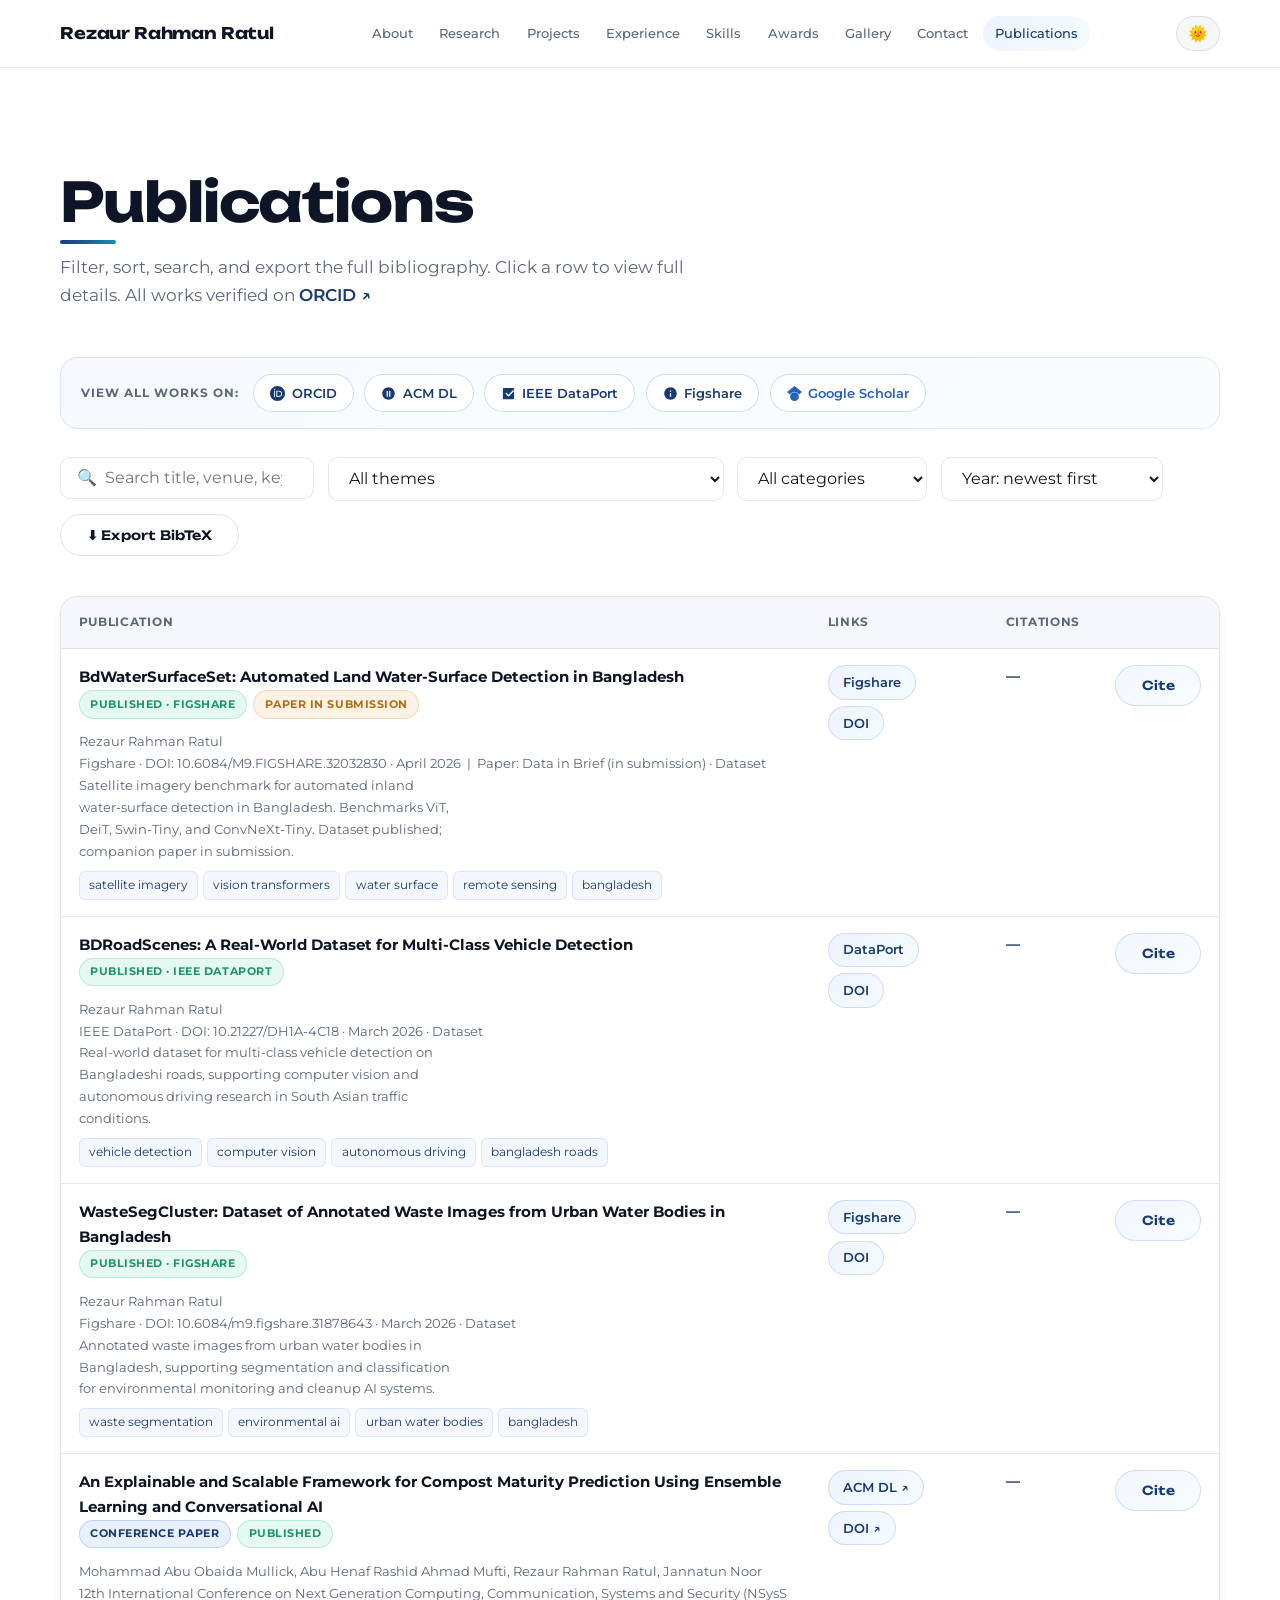
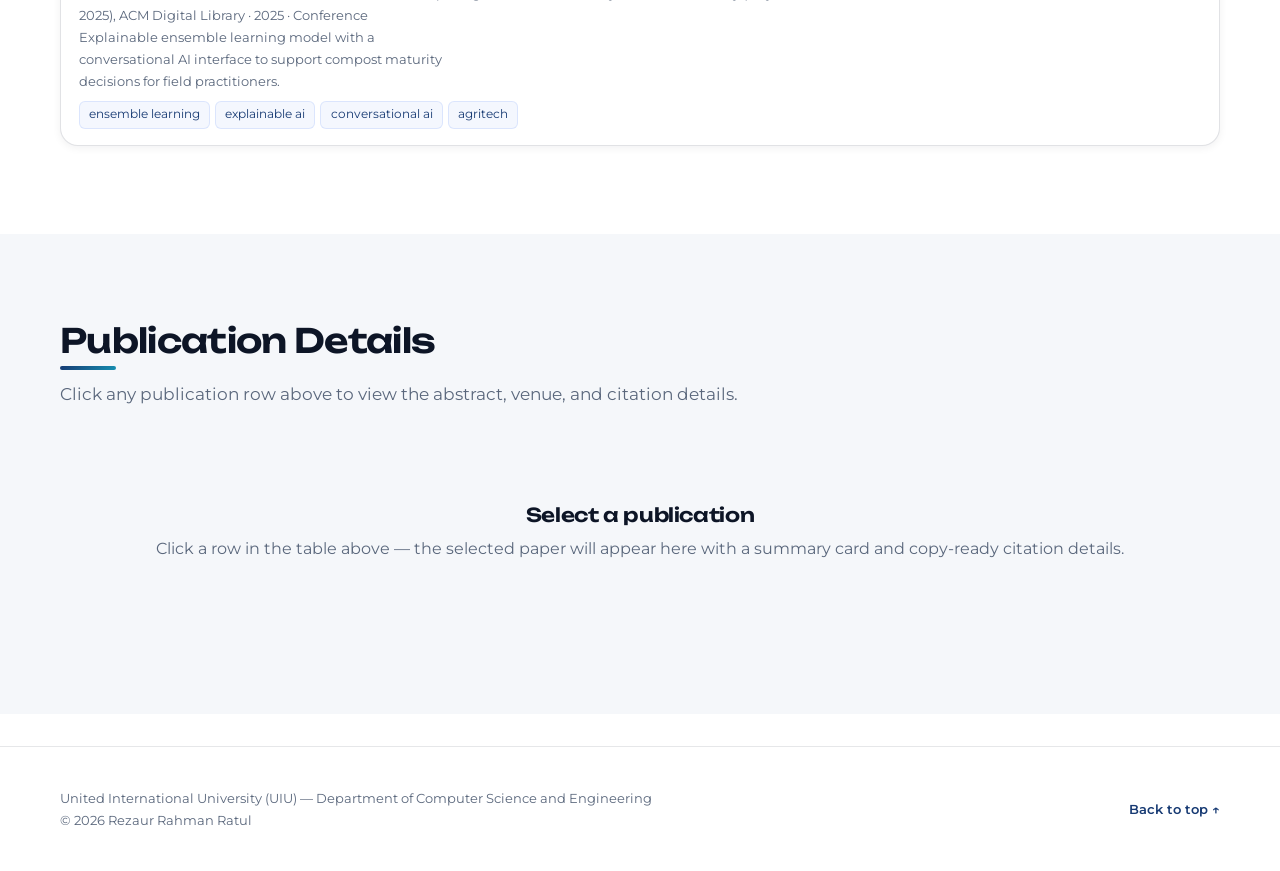
<file: publications.html>
<!DOCTYPE html>
<html lang="en" id="top">
<head>
    <meta charset="utf-8">
    <meta name="viewport" content="width=device-width, initial-scale=1">
    <title>Publications — Rezaur Rahman Ratul</title>
    <meta name="description" content="Full bibliography of Rezaur Rahman Ratul — sortable, searchable publication list with BibTeX exports.">
    <meta name="keywords" content="machine learning, healthcare ai, medical imaging, llm, conversational ai, speech processing, cybersecurity, network security, xai, deep learning">
    <meta property="og:type" content="website">
    <meta property="og:title" content="Publications — Rezaur Rahman Ratul">
    <meta property="og:description" content="Sortable bibliography with citation counts, links, and BibTeX exports.">
    <meta name="twitter:card" content="summary_large_image">
    <link rel="stylesheet" href="assets/css/style.css">
    <link rel="preconnect" href="https://fonts.gstatic.com" crossorigin>
    <link rel="preconnect" href="https://fonts.googleapis.com">
    <link rel="icon" type="image/png" href="assets/img/profile_pic.png">
    <script>document.documentElement.dataset.theme = localStorage.getItem('theme') || 'light';</script>
    <noscript><style>.reveal{opacity:1!important;transform:none!important;}</style></noscript>
</head>
<body>

<header class="site-header" role="banner">
    <div class="container header-container">
        <a class="brand" href="index.html">Rezaur Rahman Ratul</a>
        <button class="nav-toggle" type="button" aria-expanded="false" aria-controls="primary-navigation">
            <span class="visually-hidden">Toggle navigation</span>
            <span aria-hidden="true">☰</span>
        </button>
        <nav id="primary-navigation" class="primary-nav" aria-label="Primary">
            <ul>
                <li><a href="index.html#about">About</a></li>
                <li><a href="index.html#research">Research</a></li>
                <li><a href="index.html#projects">Projects</a></li>
                <li><a href="index.html#experience">Experience</a></li>
                <li><a href="index.html#skills">Skills</a></li>
                <li><a href="index.html#awards">Awards</a></li>
                <li><a href="index.html#gallery">Gallery</a></li>
                <li><a href="index.html#contact">Contact</a></li>
                <li><a href="publications.html" class="active">Publications</a></li>
            </ul>
        </nav>
        <button class="theme-toggle" type="button" data-toggle-theme aria-label="Toggle theme">
            <span aria-hidden="true">🌞</span>
        </button>
    </div>
</header>

<main class="page" id="content">

    <section class="section reveal">
        <div class="container section-container">
            <div class="section-header">
                <h1 class="section-title">Publications</h1>
                <p class="section-subtitle">Filter, sort, search, and export the full bibliography. Click a row to view full details. All works verified on <a href="https://orcid.org/0009-0002-9172-9982" target="_blank" rel="noopener" style="font-weight:600;">ORCID ↗</a></p>
            </div>

            <!-- Quick-access external links banner -->
            <div class="pub-external-links">
                <span class="pub-external-label">View all works on:</span>
                <a class="pub-ext-btn" href="https://orcid.org/0009-0002-9172-9982" target="_blank" rel="noopener">
                    <svg width="15" height="15" viewBox="0 0 24 24" fill="currentColor" aria-hidden="true"><path d="M12 0C5.372 0 0 5.372 0 12s5.372 12 12 12 12-5.372 12-12S18.628 0 12 0zM7.369 4.378c.525 0 .947.431.947.947s-.422.947-.947.947a.95.95 0 0 1-.947-.947c0-.525.422-.947.947-.947zm-.722 3.038h1.444v10.041H6.647V7.416zm3.562 0h3.9c3.712 0 5.344 2.653 5.344 5.025 0 2.578-2.016 5.016-5.325 5.016h-3.919V7.416zm1.444 1.303v7.444h2.297c3.272 0 4.022-2.484 4.022-3.722 0-2.016-1.284-3.722-4.097-3.722h-2.222z"/></svg>
                    ORCID
                </a>
                <a class="pub-ext-btn" href="https://dl.acm.org/profile/99661571959" target="_blank" rel="noopener">
                    <svg width="15" height="15" viewBox="0 0 24 24" fill="currentColor" aria-hidden="true"><path d="M12 2C6.48 2 2 6.48 2 12s4.48 10 10 10 10-4.48 10-10S17.52 2 12 2zm-1 15H9V8h2v9zm4 0h-2V8h2v9z"/></svg>
                    ACM DL
                </a>
                <a class="pub-ext-btn" href="https://ieee-dataport.org/search#field_document_author=Rezaur+Rahman+Ratul" target="_blank" rel="noopener">
                    <svg width="15" height="15" viewBox="0 0 24 24" fill="currentColor" aria-hidden="true"><path d="M19 3H5c-1.1 0-2 .9-2 2v14c0 1.1.9 2 2 2h14c1.1 0 2-.9 2-2V5c0-1.1-.9-2-2-2zm-7 14l-5-5 1.41-1.41L12 14.17l7.59-7.59L21 8l-9 9z"/></svg>
                    IEEE DataPort
                </a>
                <a class="pub-ext-btn" href="https://figshare.com/search?q=rezaur+rahman+ratul" target="_blank" rel="noopener">
                    <svg width="15" height="15" viewBox="0 0 24 24" fill="currentColor" aria-hidden="true"><path d="M12 2C6.48 2 2 6.48 2 12s4.48 10 10 10 10-4.48 10-10S17.52 2 12 2zm1 15h-2v-6h2v6zm0-8h-2V7h2v2z"/></svg>
                    Figshare
                </a>
                <a class="pub-ext-btn pub-ext-btn--google" href="https://scholar.google.com/scholar?q=Rezaur+Rahman+Ratul" target="_blank" rel="noopener">
                    <svg width="15" height="15" viewBox="0 0 24 24" fill="currentColor" aria-hidden="true"><path d="M12 24a7 7 0 1 1 0-14 7 7 0 0 1 0 14zm0-24L0 9.5l4.838 3.94A8 8 0 0 1 12 9a8 8 0 0 1 7.162 4.44L24 9.5 12 0z"/></svg>
                    Google Scholar
                </a>
            </div>

            <!-- Controls -->
            <div class="pub-controls">
                <label>
                    <span class="visually-hidden">Search publications</span>
                    <input type="search" id="pub-search" placeholder="🔍  Search title, venue, keywords…" aria-label="Search publications">
                </label>
                <label>
                    <span class="visually-hidden">Filter by theme</span>
                    <select id="pub-theme-filter" aria-label="Filter by research theme">
                        <option value="">All themes</option>
                        <option value="healthcare-medical-imaging">Healthcare AI &amp; Medical Imaging</option>
                        <option value="llm-conversational-ai">LLMs &amp; Conversational AI</option>
                        <option value="network-security">Network Security &amp; Vulnerability Detection</option>
                    </select>
                </label>
                <label>
                    <span class="visually-hidden">Filter by category</span>
                    <select id="pub-category-filter" aria-label="Filter by publication category">
                        <option value="">All categories</option>
                        <option value="Conference">Conference</option>
                        <option value="Journal">Journal</option>
                        <option value="Dataset">Dataset</option>
                        <option value="Workshop">Workshop</option>
                        <option value="Preprint">Preprint</option>
                    </select>
                </label>
                <label>
                    <span class="visually-hidden">Sort publications</span>
                    <select id="pub-sort" aria-label="Sort publications">
                        <option value="year-desc">Year: newest first</option>
                        <option value="year-asc">Year: oldest first</option>
                        <option value="citations-desc">Citations: high to low</option>
                        <option value="citations-asc">Citations: low to high</option>
                    </select>
                </label>
                <button class="btn secondary" type="button" data-export-bibtex>⬇ Export BibTeX</button>
            </div>

            <!-- Table -->
            <div class="table-responsive">
                <table id="publications-table">
                    <thead>
                        <tr>
                            <th scope="col">Publication</th>
                            <th scope="col">Links</th>
                            <th scope="col">Citations</th>
                            <th scope="col"><span class="visually-hidden">Actions</span></th>
                        </tr>
                    </thead>
                    <tbody>
                        <!-- NSysS 2025 -->
                        <tr
                            data-detail-key="compost-ai"
                            data-theme="llm-conversational-ai"
                            data-category="Conference"
                            data-year="2025"
                            data-citations="0"
                            data-bibtex="@inproceedings{Mullick2025Compost,
  title={An Explainable and Scalable Framework for Compost Maturity Prediction Using Ensemble Learning and Conversational AI},
  author={Mullick, Mohammad Abu Obaida and Mufti, Abu Henaf Rashid Ahmad and Ratul, Rezaur Rahman and Noor, Jannatun},
  booktitle={12th International Conference on Next Generation Computing, Communication, Systems and Security (NSysS 2025)},
  year={2025},
  pages={29--34},
  publisher={ACM}
}"
                        >
                            <td>
                                <div class="pub-title">
                                    <strong>An Explainable and Scalable Framework for Compost Maturity Prediction Using Ensemble Learning and Conversational AI</strong>
                                    <span class="badge-group"><span class="badge badge-info">Conference Paper</span><span class="badge badge-success">Published</span></span>
                                </div>
                                <div class="pub-authors"><span>Mohammad Abu Obaida Mullick</span>, <span>Abu Henaf Rashid Ahmad Mufti</span>, <span>Rezaur Rahman Ratul</span>, <span>Jannatun Noor</span></div>
                                <div class="pub-meta">12th International Conference on Next Generation Computing, Communication, Systems and Security (NSysS 2025), ACM Digital Library · 2025 · Conference</div>
                                <div class="pub-abstract">Explainable ensemble learning model with a conversational AI interface to support compost maturity decisions for field practitioners.</div>
                                <div class="pub-keywords"><span class="keyword">ensemble learning</span><span class="keyword">explainable ai</span><span class="keyword">conversational ai</span><span class="keyword">agritech</span></div>
                            </td>
                            <td>
                                <div class="pub-links">
                                    <a class="link-pill" href="https://doi.org/10.1145/3777555.3777574" target="_blank" rel="noopener">ACM DL ↗</a>
                                    <a class="link-pill" href="https://doi.org/10.1145/3777555.3777574" target="_blank" rel="noopener">DOI ↗</a>
                                </div>
                            </td>
                            <td class="pub-citations">—</td>
                            <td class="pub-actions">
                                <button type="button" class="btn tertiary" data-copy-bibtex
                                    data-bibtex="@inproceedings{Mullick2025Compost,
  title={An Explainable and Scalable Framework for Compost Maturity Prediction Using Ensemble Learning and Conversational AI},
  author={Mullick, Mohammad Abu Obaida and Mufti, Abu Henaf Rashid Ahmad and Ratul, Rezaur Rahman and Noor, Jannatun},
  booktitle={12th International Conference on Next Generation Computing, Communication, Systems and Security (NSysS 2025)},
  year={2025},
  pages={29--34},
  publisher={ACM}
}">Cite</button>
                            </td>
                        </tr>

                        <!-- BdWaterSurfaceSet dataset -->
                        <tr
                            data-detail-key="bdwatersurfaceset"
                            data-theme="healthcare-medical-imaging"
                            data-category="Dataset"
                            data-year="2026"
                            data-citations="0"
                            data-bibtex="@dataset{Ratul2026BdWaterSurface,
  title={{BdWaterSurfaceSet}: Automated Land Water-surface Detection in {Bangladesh}},
  author={Ratul, Rezaur Rahman},
  year={2026},
  publisher={Figshare},
  doi={10.6084/M9.FIGSHARE.32032830},
  url={https://figshare.com/articles/dataset/BdWaterSurfaceSet_Automated_Land_Watersurface_Detection_in_Bangladesh/32032830},
  note={Dataset. Also: paper in submission, Data in Brief}
}"
                        >
                            <td>
                                <div class="pub-title">
                                    <strong>BdWaterSurfaceSet: Automated Land Water-Surface Detection in Bangladesh</strong>
                                    <span class="badge-group"><span class="badge badge-success">Published · Figshare</span><span class="badge badge-warning">Paper in submission</span></span>
                                </div>
                                <div class="pub-authors"><span>Rezaur Rahman Ratul</span></div>
                                <div class="pub-meta">Figshare · DOI: 10.6084/M9.FIGSHARE.32032830 · April 2026 &nbsp;|&nbsp; Paper: Data in Brief (in submission) · Dataset</div>
                                <div class="pub-abstract">Satellite imagery benchmark for automated inland water-surface detection in Bangladesh. Benchmarks ViT, DeiT, Swin-Tiny, and ConvNeXt-Tiny. Dataset published; companion paper in submission.</div>
                                <div class="pub-keywords"><span class="keyword">satellite imagery</span><span class="keyword">vision transformers</span><span class="keyword">water surface</span><span class="keyword">remote sensing</span><span class="keyword">bangladesh</span></div>
                            </td>
                            <td>
                                <div class="pub-links">
                                    <a class="link-pill" href="https://figshare.com/articles/dataset/BdWaterSurfaceSet_Automated_Land_Watersurface_Detection_in_Bangladesh/32032830" target="_blank" rel="noopener">Figshare</a>
                                    <a class="link-pill" href="https://doi.org/10.6084/M9.FIGSHARE.32032830" target="_blank" rel="noopener">DOI</a>
                                </div>
                            </td>
                            <td class="pub-citations">—</td>
                            <td class="pub-actions">
                                <button type="button" class="btn tertiary" data-copy-bibtex
                                    data-bibtex="@dataset{Ratul2026BdWaterSurface,
  title={{BdWaterSurfaceSet}: Automated Land Water-surface Detection in {Bangladesh}},
  author={Ratul, Rezaur Rahman},
  year={2026},
  publisher={Figshare},
  doi={10.6084/M9.FIGSHARE.32032830},
  url={https://figshare.com/articles/dataset/BdWaterSurfaceSet_Automated_Land_Watersurface_Detection_in_Bangladesh/32032830},
  note={Dataset. Also: paper in submission, Data in Brief}
}">Cite</button>
                            </td>
                        </tr>

                        <!-- BDRoadScenes dataset -->
                        <tr
                            data-detail-key="bdroadscenes"
                            data-theme="healthcare-medical-imaging"
                            data-category="Dataset"
                            data-year="2026"
                            data-citations="0"
                            data-bibtex="@dataset{Ratul2026BDRoadScenes,
  title={{BDRoadScenes}: A Real-World Dataset for Multi-Class Vehicle Detection},
  author={Ratul, Rezaur Rahman},
  year={2026},
  publisher={IEEE DataPort},
  doi={10.21227/DH1A-4C18},
  url={https://ieee-dataport.org/documents/bdroadscenes-real-world-dataset-multi-class-vehicle-detection}
}"
                        >
                            <td>
                                <div class="pub-title">
                                    <strong>BDRoadScenes: A Real-World Dataset for Multi-Class Vehicle Detection</strong>
                                    <span class="badge-group"><span class="badge badge-success">Published · IEEE DataPort</span></span>
                                </div>
                                <div class="pub-authors"><span>Rezaur Rahman Ratul</span></div>
                                <div class="pub-meta">IEEE DataPort · DOI: 10.21227/DH1A-4C18 · March 2026 · Dataset</div>
                                <div class="pub-abstract">Real-world dataset for multi-class vehicle detection on Bangladeshi roads, supporting computer vision and autonomous driving research in South Asian traffic conditions.</div>
                                <div class="pub-keywords"><span class="keyword">vehicle detection</span><span class="keyword">computer vision</span><span class="keyword">autonomous driving</span><span class="keyword">bangladesh roads</span></div>
                            </td>
                            <td>
                                <div class="pub-links">
                                    <a class="link-pill" href="https://ieee-dataport.org/documents/bdroadscenes-real-world-dataset-multi-class-vehicle-detection" target="_blank" rel="noopener">DataPort</a>
                                    <a class="link-pill" href="https://doi.org/10.21227/DH1A-4C18" target="_blank" rel="noopener">DOI</a>
                                </div>
                            </td>
                            <td class="pub-citations">—</td>
                            <td class="pub-actions">
                                <button type="button" class="btn tertiary" data-copy-bibtex
                                    data-bibtex="@dataset{Ratul2026BDRoadScenes,
  title={{BDRoadScenes}: A Real-World Dataset for Multi-Class Vehicle Detection},
  author={Ratul, Rezaur Rahman},
  year={2026},
  publisher={IEEE DataPort},
  doi={10.21227/DH1A-4C18},
  url={https://ieee-dataport.org/documents/bdroadscenes-real-world-dataset-multi-class-vehicle-detection}
}">Cite</button>
                            </td>
                        </tr>

                        <!-- WasteSegCluster dataset -->
                        <tr
                            data-detail-key="wastesegcluster"
                            data-theme="healthcare-medical-imaging"
                            data-category="Dataset"
                            data-year="2026"
                            data-citations="0"
                            data-bibtex="@dataset{Ratul2026WasteSegCluster,
  title={{WasteSegCluster}: Dataset of Annotated Waste Images from Urban Water Bodies in {Bangladesh}},
  author={Ratul, Rezaur Rahman},
  year={2026},
  publisher={Figshare},
  doi={10.6084/m9.figshare.31878643},
  url={https://figshare.com/articles/dataset/WasteSegCluster/31878643}
}"
                        >
                            <td>
                                <div class="pub-title">
                                    <strong>WasteSegCluster: Dataset of Annotated Waste Images from Urban Water Bodies in Bangladesh</strong>
                                    <span class="badge-group"><span class="badge badge-success">Published · Figshare</span></span>
                                </div>
                                <div class="pub-authors"><span>Rezaur Rahman Ratul</span></div>
                                <div class="pub-meta">Figshare · DOI: 10.6084/m9.figshare.31878643 · March 2026 · Dataset</div>
                                <div class="pub-abstract">Annotated waste images from urban water bodies in Bangladesh, supporting segmentation and classification for environmental monitoring and cleanup AI systems.</div>
                                <div class="pub-keywords"><span class="keyword">waste segmentation</span><span class="keyword">environmental ai</span><span class="keyword">urban water bodies</span><span class="keyword">bangladesh</span></div>
                            </td>
                            <td>
                                <div class="pub-links">
                                    <a class="link-pill" href="https://figshare.com/articles/dataset/WasteSegCluster/31878643" target="_blank" rel="noopener">Figshare</a>
                                    <a class="link-pill" href="https://doi.org/10.6084/m9.figshare.31878643" target="_blank" rel="noopener">DOI</a>
                                </div>
                            </td>
                            <td class="pub-citations">—</td>
                            <td class="pub-actions">
                                <button type="button" class="btn tertiary" data-copy-bibtex
                                    data-bibtex="@dataset{Ratul2026WasteSegCluster,
  title={{WasteSegCluster}: Dataset of Annotated Waste Images from Urban Water Bodies in {Bangladesh}},
  author={Ratul, Rezaur Rahman},
  year={2026},
  publisher={Figshare},
  doi={10.6084/m9.figshare.31878643},
  url={https://figshare.com/articles/dataset/WasteSegCluster/31878643}
}">Cite</button>
                            </td>
                        </tr>
                    </tbody>
                </table>
            </div>
        </div>
    </section>

    <!-- Publication detail panel (click a row) -->
    <section class="section alt reveal" id="publication-details">
        <div class="container section-container">
            <div class="section-header">
                <h2 class="section-title">Publication Details</h2>
                <p class="section-subtitle">Click any publication row above to view the abstract, venue, and citation details.</p>
            </div>
            <div class="detail-view detail-view--compact" data-detail-view>
                <div class="detail-empty">
                    <h3>Select a publication</h3>
                    <p>Click a row in the table above — the selected paper will appear here with a summary card and copy-ready citation details.</p>
                </div>
            </div>
        </div>
    </section>

</main>

<footer class="site-footer" role="contentinfo">
    <div class="container footer-container">
        <div class="footer-meta">
            <p>United International University (UIU) — Department of Computer Science and Engineering</p>
            <p>© 2026 Rezaur Rahman Ratul</p>
        </div>
        <div class="footer-links">
            <a href="#top">Back to top ↑</a>
        </div>
    </div>
</footer>

<script src="assets/js/app.js" defer></script>
<script src="assets/js/publications.js" defer></script>
</body>
</html>
</file>
<file: assets/css/style.css>
/* ============================================================
   Rezaur Rahman Ratul — Research Portfolio
   Design: Clean premium academic portfolio with SaaS visual language
   Palette: Deep navy + cyan gradient accent, white cards, crisp typography
   Fonts: Unbounded (headings/logo) + Montserrat (body)
   ============================================================ */

@import url('https://fonts.googleapis.com/css2?family=Unbounded:wght@400;500;600;700&family=Montserrat:wght@300;400;500;600;700&display=swap');

/* ============================================================
   CSS VARIABLES
   ============================================================ */
:root {
    /* Core palette */
    --navy:           hsl(217, 67%, 22%);
    --navy-mid:       hsl(217, 67%, 27%);
    --teal:           hsl(193, 78%, 39%);
    --sky:            hsl(198, 76%, 46%);
    --indigo:         hsl(228, 58%, 35%);
    --accent-blue:    hsl(217, 67%, 27%);
    --accent-light:   hsl(214, 83%, 55%);
    --accent-cyan:    hsl(193, 78%, 39%);
    --amber:          hsl(43, 90%, 40%);
    --amber-light:    hsl(43, 95%, 65%);

    /* Backgrounds */
    --bg:             #ffffff;
    --bg-soft:        hsl(216, 30%, 97%);
    --bg-card:        #ffffff;

    /* Text */
    --text:           hsl(221, 48%, 10%);
    --text-muted:     hsl(217, 16%, 42%);
    --text-light:     hsl(217, 11%, 58%);

    /* Borders */
    --border:         rgba(15, 23, 42, 0.10);
    --border-hover:   rgba(37, 99, 235, 0.28);
    --card-border:    rgba(15, 23, 42, 0.12);

    /* Shadows */
    --shadow-sm:      0 2px 8px rgba(15,23,42,0.06);
    --shadow-md:      0 8px 24px rgba(15,23,42,0.10);
    --shadow-lg:      0 20px 48px rgba(15,23,42,0.14);
    --shadow-xl:      0 32px 64px rgba(15,23,42,0.18);

    /* Radius */
    --r-sm:  10px;
    --r-md:  18px;
    --r-lg:  28px;
    --r-xl:  40px;
    --r-pill: 999px;

    /* Fonts */
    --font-display: 'Unbounded', sans-serif;
    --font-body:    'Montserrat', sans-serif;

    /* Gradients */
    --grad-primary:   linear-gradient(135deg, var(--navy-mid), var(--accent-blue) 55%, var(--accent-cyan));
    --grad-accent:    linear-gradient(135deg, var(--accent-blue), var(--accent-cyan));
    --grad-amber:     linear-gradient(135deg, hsl(43,80%,35%), hsl(43,95%,55%));
    --grad-mint:      linear-gradient(135deg, hsl(160,60%,45%), hsl(180,60%,50%));

    /* Transitions */
    --t-fast: 0.2s ease;
    --t-med:  0.35s ease;

    /* Wave color (hero) */
    --wave-color: rgba(37, 99, 235, 0.18);
}

/* Dark theme */
:root[data-theme="dark"] {
    --bg:           hsl(222, 35%, 8%);
    --bg-soft:      hsl(222, 30%, 11%);
    --bg-card:      hsl(222, 28%, 12%);
    --text:         hsl(214, 32%, 91%);
    --text-muted:   hsl(214, 16%, 60%);
    --text-light:   hsl(214, 12%, 50%);
    --border:       rgba(255,255,255,0.08);
    --border-hover: rgba(99,179,237,0.35);
    --card-border:  rgba(255,255,255,0.09);
    --shadow-sm:    0 2px 8px rgba(0,0,0,0.3);
    --shadow-md:    0 8px 24px rgba(0,0,0,0.4);
    --shadow-lg:    0 20px 48px rgba(0,0,0,0.5);
    --shadow-xl:    0 32px 64px rgba(0,0,0,0.6);
    --navy-mid:     hsl(214, 83%, 60%);
    --accent-blue:  hsl(214, 83%, 60%);
    --accent-cyan:  hsl(193, 78%, 55%);
    --wave-color:   rgba(99,179,237,0.22);
    --grad-primary: linear-gradient(135deg, hsl(214,83%,50%), hsl(193,78%,55%));
    --grad-accent:  linear-gradient(135deg, hsl(214,83%,50%), hsl(193,78%,55%));
}

/* ============================================================
   RESET & BASE
   ============================================================ */
*, *::before, *::after { box-sizing: border-box; }
html { scroll-behavior: smooth; }

@media (prefers-reduced-motion: reduce) {
    html { scroll-behavior: auto; }
    *, *::before, *::after {
        animation-duration: 0.01ms !important;
        animation-iteration-count: 1 !important;
        transition-duration: 0.01ms !important;
    }
}

body {
    margin: 0;
    font-family: var(--font-body);
    font-size: 16px;
    line-height: 1.65;
    background: var(--bg);
    color: var(--text);
    -webkit-font-smoothing: antialiased;
    -moz-osx-font-smoothing: grayscale;
}

a { color: var(--accent-blue); text-decoration: none; }
a:hover { color: var(--accent-cyan); text-decoration: underline; text-underline-offset: 3px; }
img { max-width: 100%; height: auto; display: block; }
button, input, select, textarea { font-family: var(--font-body); font-size: 1rem; color: inherit; }
button { cursor: pointer; border: none; background: none; }

button:focus-visible, a:focus-visible, input:focus-visible, textarea:focus-visible, select:focus-visible {
    outline: 3px solid var(--accent-blue);
    outline-offset: 2px;
    border-radius: 6px;
}

.visually-hidden {
    position: absolute !important;
    height: 1px; width: 1px;
    overflow: hidden;
    clip: rect(0 0 0 0);
    white-space: nowrap;
}

/* ============================================================
   LAYOUT
   ============================================================ */
.container { width: min(1160px, calc(100% - 3rem)); margin: 0 auto; }

h1, h2, h3, h4, h5 {
    font-family: var(--font-display);
    color: var(--text);
    line-height: 1.12;
    margin: 0 0 0.6rem;
    font-weight: 600;
    letter-spacing: -0.02em;
}
h1 { font-size: clamp(2rem, 5vw, 3.4rem); font-weight: 700; }
h2 { font-size: clamp(1.5rem, 3vw, 2.1rem); }
h3 { font-size: 1.2rem; }
h4 { font-size: 1rem; }
p { margin: 0 0 1rem; }

/* ============================================================
   SCROLL REVEAL
   ============================================================ */
.reveal { opacity: 0; transform: translateY(22px); transition: opacity 0.65s ease, transform 0.65s ease; }
.reveal.is-visible { opacity: 1; transform: translateY(0); }

/* ============================================================
   HEADER & NAV
   ============================================================ */
.site-header {
    position: sticky; top: 0; z-index: 100;
    background: rgba(255,255,255,0.95);
    backdrop-filter: blur(16px);
    border-bottom: 1px solid var(--border);
    transition: box-shadow var(--t-fast);
}
:root[data-theme="dark"] .site-header {
    background: rgba(13,18,30,0.96);
}
.site-header.scrolled {
    box-shadow: 0 4px 24px rgba(15,23,42,0.08);
}

.header-container {
    display: flex; align-items: center; justify-content: space-between;
    padding: 1rem 0; gap: 1.5rem;
}

.brand {
    font-family: var(--font-display);
    font-size: 1rem; font-weight: 700;
    color: var(--text); letter-spacing: -0.01em;
    transition: color var(--t-fast);
    white-space: nowrap;
}
.brand:hover { color: var(--accent-blue); text-decoration: none; }

.primary-nav ul {
    list-style: none; display: flex; gap: 0.15rem;
    margin: 0; padding: 0; flex-wrap: wrap;
}
.primary-nav a {
    display: block; padding: 0.42rem 0.75rem; border-radius: var(--r-pill);
    font-size: 0.82rem; font-weight: 500; color: var(--text-muted);
    transition: all var(--t-fast); white-space: nowrap;
}
.primary-nav a:hover, .primary-nav a.active {
    background: linear-gradient(135deg, rgba(37,99,235,0.08), rgba(56,189,248,0.06));
    color: var(--accent-blue);
    text-decoration: none;
}

.nav-toggle {
    display: none; font-size: 1.3rem; padding: 0.4rem 0.65rem;
    border-radius: var(--r-sm); border: 1px solid var(--border);
    color: var(--text);
}
.theme-toggle {
    font-size: 1rem; padding: 0.45rem 0.7rem; border-radius: var(--r-pill);
    border: 1px solid var(--border); background: var(--bg-soft);
    transition: all var(--t-fast); flex-shrink: 0;
}
.theme-toggle:hover { border-color: var(--accent-blue); transform: rotate(20deg); }

/* ============================================================
   BUTTONS
   ============================================================ */
.btn {
    display: inline-flex; align-items: center; gap: 0.45rem;
    padding: 0.75rem 1.6rem; border-radius: var(--r-pill);
    font-family: var(--font-display); font-size: 0.8rem; font-weight: 600;
    letter-spacing: 0.02em; text-decoration: none; cursor: pointer;
    border: 1px solid transparent;
    transition: transform var(--t-fast), box-shadow var(--t-fast), background var(--t-fast), border-color var(--t-fast);
    position: relative; overflow: hidden;
}
.btn::before {
    content: '';
    position: absolute; inset: 0;
    background: linear-gradient(90deg, transparent, rgba(255,255,255,0.18), transparent);
    transform: translateX(-100%);
    transition: transform 0.5s ease;
}
.btn:hover::before { transform: translateX(100%); }

.btn.primary {
    background: var(--grad-primary);
    color: #fff; box-shadow: var(--shadow-md);
}
.btn.primary:hover { transform: translateY(-2px); box-shadow: var(--shadow-lg); text-decoration: none; color: #fff; }

.btn.secondary {
    background: transparent;
    border-color: var(--card-border);
    color: var(--text);
}
.btn.secondary:hover {
    background: var(--bg-soft); border-color: var(--accent-blue);
    color: var(--accent-blue); text-decoration: none; transform: translateY(-2px);
}

.btn.tertiary {
    background: linear-gradient(135deg, rgba(37,99,235,0.06), rgba(56,189,248,0.04));
    border-color: rgba(37,99,235,0.18); color: var(--accent-blue);
    font-size: 0.78rem;
}
.btn.tertiary:hover {
    background: var(--grad-accent); color: #fff;
    border-color: transparent; text-decoration: none; transform: translateY(-1px);
}

/* Pill link */
.link-pill {
    display: inline-block; font-size: 0.8rem; font-weight: 600;
    padding: 0.35rem 0.9rem; border-radius: var(--r-pill);
    background: linear-gradient(135deg, rgba(37,99,235,0.08), rgba(56,189,248,0.05));
    border: 1px solid rgba(37,99,235,0.18); color: var(--accent-blue);
    transition: all var(--t-fast);
}
.link-pill:hover { background: var(--grad-accent); color: #fff; border-color: transparent; text-decoration: none; }
.link-disabled { opacity: 0.45; pointer-events: none; font-size: 0.8rem; }

/* ============================================================
   HERO — BANNER + PROFILE PHOTO STYLE
   ============================================================ */
.hero {
    position: relative; overflow: hidden;
    padding: 0 0 3rem;
    background: var(--bg);
}

/* Top banner image */
.hero-banner {
    width: 100%; height: 320px; position: relative; overflow: hidden;
    background: linear-gradient(135deg, var(--navy) 0%, hsl(217,60%,18%) 35%, hsl(193,60%,25%) 100%);
}
.hero-banner-img {
    width: 100%; height: 100%; object-fit: cover; object-position: center 35%;
    opacity: 0.55; display: block;
}
.hero-banner-overlay {
    position: absolute; inset: 0;
    background: linear-gradient(180deg, rgba(13,25,55,0.55) 0%, rgba(13,25,55,0.72) 100%);
}

/* Content below banner */
.hero-content {
    position: relative; z-index: 2;
    padding: 0 0 2rem;
}

.hero-profile-row {
    display: flex; align-items: flex-end; gap: 2rem;
    padding: 0 1.5rem;
    margin-bottom: 1.5rem;
    transform: translateY(-64px);
    margin-bottom: calc(-64px + 1.5rem);
}

.hero-avatar {
    flex-shrink: 0;
    width: 148px; height: 148px; border-radius: 50%;
    border: 4px solid var(--bg);
    box-shadow: var(--shadow-lg);
    overflow: hidden; background: var(--bg-soft);
}
.hero-avatar img { width: 100%; height: 100%; object-fit: cover; object-position: center top; }

.hero-profile-actions {
    display: flex; gap: 0.75rem; flex-wrap: wrap; align-items: center;
    padding-bottom: 0.5rem; margin-left: auto;
}

/* Hero text block */
.hero-text-block {
    max-width: 860px;
}
.hero-eyebrow {
    display: inline-flex; align-items: center; gap: 0.5rem;
    font-size: 0.75rem; font-weight: 600; text-transform: uppercase;
    letter-spacing: 0.16em; color: var(--accent-blue);
    margin-bottom: 0.65rem;
}
.hero-eyebrow::before {
    content: '';
    width: 28px; height: 2px;
    background: var(--grad-accent);
    border-radius: 2px;
    display: inline-block;
}
.hero-name {
    font-size: clamp(2rem, 5vw, 3.2rem);
    font-weight: 700; letter-spacing: -0.03em;
    background: var(--grad-primary);
    -webkit-background-clip: text;
    -webkit-text-fill-color: transparent;
    background-clip: text;
    margin-bottom: 0.75rem;
    line-height: 1.05;
}
.hero-lead {
    font-size: 1.02rem; color: var(--text-muted);
    max-width: 62ch; line-height: 1.7;
    margin-bottom: 1.75rem;
}
.hero-social {
    list-style: none; display: flex; gap: 0.65rem; padding: 0; margin: 0; flex-wrap: wrap;
}
.hero-social a {
    display: inline-flex; align-items: center; justify-content: center;
    width: 42px; height: 42px; border-radius: 50%;
    background: var(--bg-soft); border: 1.5px solid var(--card-border);
    color: var(--text-muted);
    text-decoration: none; transition: all var(--t-fast);
    /* min touch target */
    min-width: 44px; min-height: 44px;
}
.hero-social a svg { width: 18px; height: 18px; flex-shrink: 0; }
.hero-social a:hover {
    background: var(--grad-accent); color: #fff; border-color: transparent;
    transform: translateY(-3px); box-shadow: var(--shadow-md);
    text-decoration: none;
}

/* Hero waveform */
.hero-waveform {
    position: absolute; left: 0; right: 0; bottom: 0; height: 70px;
    opacity: 0.45; pointer-events: none;
}

/* ============================================================
   HIGHLIGHT STRIP (4 cards below hero)
   ============================================================ */
.highlight-strip { padding: 3rem 0 0; }
.highlight-grid { display: grid; grid-template-columns: repeat(4, 1fr); gap: 1.1rem; }

.highlight-card {
    background: var(--bg-card); border: 1px solid var(--card-border);
    border-radius: var(--r-md); padding: 1.4rem;
    box-shadow: var(--shadow-sm);
    position: relative; overflow: hidden;
    transition: transform var(--t-fast), box-shadow var(--t-fast), border-color var(--t-fast);
}
.highlight-card::before {
    content: '';
    position: absolute; top: 0; left: 0; right: 0; height: 4px;
    border-radius: var(--r-md) var(--r-md) 0 0;
}
.highlight-card:nth-child(1)::before { background: linear-gradient(90deg, var(--accent-blue), var(--accent-cyan)); }
.highlight-card:nth-child(2)::before { background: linear-gradient(90deg, var(--indigo), var(--accent-blue)); }
.highlight-card:nth-child(3)::before { background: linear-gradient(90deg, var(--accent-cyan), var(--sky)); }
.highlight-card:nth-child(4)::before { background: linear-gradient(90deg, hsl(259,43%,39%), var(--indigo)); }
.highlight-card:hover { transform: translateY(-5px); box-shadow: var(--shadow-md); border-color: var(--border-hover); }

.highlight-kicker {
    display: block; font-size: 0.68rem; font-weight: 700; text-transform: uppercase;
    letter-spacing: 0.14em; color: var(--accent-blue); margin-bottom: 0.55rem;
}
.highlight-card h4 { font-size: 0.98rem; margin-bottom: 0.4rem; color: var(--text); }
.highlight-card p { font-size: 0.85rem; color: var(--text-muted); margin: 0; line-height: 1.55; }

/* ============================================================
   SECTIONS
   ============================================================ */
.section { padding: 5.5rem 0; background: transparent; }
.section.alt { background: var(--bg-soft); }
.section-container { position: relative; }
.section-header { max-width: 680px; margin-bottom: 3rem; }
.section-title {
    position: relative; display: inline-block;
    padding-bottom: 0.65rem; margin-bottom: 0.65rem;
}
.section-title::after {
    content: '';
    position: absolute; left: 0; bottom: 0;
    width: 56px; height: 4px;
    background: var(--grad-accent);
    border-radius: 4px;
}
.section-subtitle { font-size: 1.05rem; color: var(--text-muted); margin: 0; }

/* ============================================================
   STATS
   ============================================================ */
.stats { padding: 3.5rem 0; background: var(--bg-soft); }
.stats-grid { display: grid; grid-template-columns: repeat(4, 1fr); gap: 1.2rem; }

.stat-card {
    background: var(--bg-card); border: 1px solid var(--card-border);
    border-radius: var(--r-md); padding: 1.75rem 1.5rem;
    box-shadow: var(--shadow-sm);
    transition: transform var(--t-fast), box-shadow var(--t-fast);
    cursor: default;
}
.stat-card:hover { transform: translateY(-4px); box-shadow: var(--shadow-md); }
.stat-value {
    display: block; font-family: var(--font-display);
    font-size: 2.2rem; font-weight: 700;
    background: var(--grad-accent);
    -webkit-background-clip: text; -webkit-text-fill-color: transparent;
    background-clip: text;
    line-height: 1.1; margin-bottom: 0.5rem;
}
.stat-label { display: block; font-size: 0.88rem; color: var(--text-muted); line-height: 1.45; }

/* ============================================================
   ABOUT
   ============================================================ */
.about-grid { display: grid; grid-template-columns: 1.5fr 1fr; gap: 3.5rem; align-items: start; }
.about-bio p { font-size: 1.02rem; color: var(--text-muted); line-height: 1.75; }

.about-strengths {
    background: var(--bg-card); border: 1px solid var(--card-border);
    border-radius: var(--r-md); padding: 1.85rem; box-shadow: var(--shadow-sm);
}
.about-strengths h3 { font-size: 1.02rem; margin-bottom: 1.1rem; }
.about-strengths ul { list-style: none; padding: 0; margin: 0 0 1.3rem; display: flex; flex-direction: column; gap: 0.6rem; }
.about-strengths li {
    font-size: 0.92rem; padding-left: 1.3rem; position: relative;
    color: var(--text-muted); line-height: 1.5;
}
.about-strengths li::before {
    content: '';
    position: absolute; left: 0; top: 0.52em;
    width: 7px; height: 7px;
    background: var(--grad-accent);
    border-radius: 50%;
}
.about-availability {
    font-size: 0.86rem; color: var(--text-muted);
    border-top: 1px solid var(--border); padding-top: 1rem; margin: 0;
    line-height: 1.55;
}

/* ============================================================
   BADGES
   ============================================================ */
.badge-group { display: flex; gap: 0.4rem; flex-wrap: wrap; margin-bottom: 0.8rem; }
.badge {
    font-size: 0.66rem; font-weight: 700; text-transform: uppercase;
    letter-spacing: 0.05em; padding: 0.28rem 0.65rem;
    border-radius: var(--r-pill); border: 1px solid transparent;
}
.badge-info    { background: rgba(37,99,235,0.10); color: var(--accent-blue); border-color: rgba(37,99,235,0.20); }
.badge-success { background: rgba(16,185,129,0.10); color: hsl(160,65%,35%); border-color: rgba(16,185,129,0.22); }
.badge-warning { background: rgba(217,119,6,0.10); color: hsl(35,80%,38%); border-color: rgba(217,119,6,0.22); }
:root[data-theme="dark"] .badge-info    { color: hsl(214,83%,72%); }
:root[data-theme="dark"] .badge-success { color: hsl(160,65%,55%); }
:root[data-theme="dark"] .badge-warning { color: hsl(35,80%,62%); }

/* Keywords */
.keyword {
    font-size: 0.73rem; padding: 0.24rem 0.58rem; border-radius: 6px;
    background: rgba(37,99,235,0.05); color: var(--accent-blue);
    border: 1px solid rgba(37,99,235,0.12);
}
.paper-keywords, .project-keywords { display: flex; flex-wrap: wrap; gap: 0.4rem; margin-top: 0.6rem; }

/* ============================================================
   RESEARCH / PAPER CARDS
   ============================================================ */
.research-theme { margin-bottom: 3.5rem; }
.research-theme:last-of-type { margin-bottom: 2rem; }
.theme-header { margin-bottom: 1.5rem; }
.theme-header h3 { font-size: 1.2rem; margin-bottom: 0.3rem; }
.theme-header p { color: var(--text-muted); font-size: 0.95rem; margin: 0; }

.papers-grid { display: grid; grid-template-columns: repeat(auto-fit, minmax(320px, 1fr)); gap: 1.3rem; }
.paper-card {
    background: var(--bg-card); border: 1px solid var(--card-border);
    border-radius: var(--r-md); padding: 1.6rem;
    box-shadow: var(--shadow-sm);
    cursor: pointer; display: flex; flex-direction: column;
    position: relative; overflow: hidden;
    transition: transform var(--t-fast), box-shadow var(--t-fast), border-color var(--t-fast);
}
.paper-card::before {
    content: '';
    position: absolute; top: 0; left: 0; right: 0; height: 4px;
    background: var(--grad-accent); opacity: 0;
    transition: opacity var(--t-fast);
    border-radius: var(--r-md) var(--r-md) 0 0;
}
.paper-card:hover { transform: translateY(-5px); box-shadow: var(--shadow-md); border-color: var(--border-hover); }
.paper-card:hover::before { opacity: 1; }
.paper-card h4 { font-size: 1.02rem; margin-bottom: 0.65rem; line-height: 1.35; }
.paper-authors { font-size: 0.84rem; color: var(--text-muted); margin-bottom: 0.2rem; }
.paper-authors span:not(:last-child)::after { content: ", "; }
.paper-meta { font-size: 0.8rem; color: var(--text-light); font-style: italic; margin-bottom: 0.75rem; }
.paper-abstract { font-size: 0.91rem; flex-grow: 1; color: var(--text-muted); line-height: 1.65; }
.paper-footer { margin-top: auto; padding-top: 0.75rem; }

.click-hint {
    display: inline-flex; align-items: center; gap: 0.4rem;
    font-size: 0.72rem; color: var(--accent-blue); font-weight: 600;
    opacity: 0; transform: translateY(4px);
    transition: opacity var(--t-fast), transform var(--t-fast);
    margin-top: 0.8rem;
}
.click-hint::before { content: '→'; }
.paper-card:hover .click-hint,
.project-card:hover .click-hint { opacity: 1; transform: translateY(0); }

.cta-row {
    display: flex; align-items: center; justify-content: center;
    gap: 0.75rem; flex-wrap: wrap;
    margin-top: 2rem;
}

/* ============================================================
   PROJECT CARDS
   ============================================================ */
.projects-grid { display: grid; grid-template-columns: repeat(auto-fit, minmax(320px, 1fr)); gap: 1.3rem; }
.project-card {
    background: var(--bg-card); border: 1px solid var(--card-border);
    border-radius: var(--r-md); padding: 0;
    box-shadow: var(--shadow-sm);
    cursor: pointer; display: flex; flex-direction: column;
    position: relative; overflow: hidden;
    transition: transform var(--t-fast), box-shadow var(--t-fast), border-color var(--t-fast);
}
.project-card:hover { transform: translateY(-5px); box-shadow: var(--shadow-lg); border-color: var(--border-hover); }

/* Project card image/banner area */
.project-card-media {
    width: 100%; height: 190px; overflow: hidden; position: relative;
    background: linear-gradient(135deg, rgba(37,99,235,0.06), rgba(56,189,248,0.04));
    border-bottom: 1px solid var(--border);
}
.project-card-media img {
    width: 100%; height: 100%; object-fit: cover;
    transition: transform 0.5s ease;
}
.project-card:hover .project-card-media img { transform: scale(1.04); }
.project-card-media-placeholder {
    width: 100%; height: 100%;
    display: flex; align-items: center; justify-content: center;
    background: linear-gradient(135deg, rgba(37,99,235,0.06), rgba(56,189,248,0.08));
}
.project-card-media-placeholder span {
    font-family: var(--font-display); font-size: 2.5rem; font-weight: 700;
    background: var(--grad-accent);
    -webkit-background-clip: text; -webkit-text-fill-color: transparent;
    background-clip: text;
}

.project-card-body { padding: 1.5rem; display: flex; flex-direction: column; flex: 1; }
.project-card-body header { margin-bottom: 0.75rem; }
.project-card-body h3 { font-size: 1.05rem; line-height: 1.32; margin-bottom: 0.2rem; }
.project-role {
    display: inline-block;
    font-size: 0.72rem; font-weight: 700; text-transform: uppercase;
    letter-spacing: 0.1em; padding: 0.26rem 0.65rem; border-radius: var(--r-pill);
    background: rgba(217,119,6,0.10); color: hsl(35,80%,38%);
    border: 1px solid rgba(217,119,6,0.18); margin-bottom: 0.65rem;
}
.project-card-body > p { font-size: 0.91rem; color: var(--text-muted); line-height: 1.65; }
.project-results { color: var(--text-muted); font-size: 0.85rem; }
.project-results strong { color: var(--text); }
.project-stack { font-size: 0.84rem; color: var(--text-light); margin-top: auto; padding-top: 0.5rem; }
.project-links { display: flex; gap: 0.5rem; flex-wrap: wrap; margin-top: 0.8rem; }

/* YouTube watch button on project cards */
.yt-watch-btn {
    display: inline-flex; align-items: center; gap: 0.45rem;
    font-size: 0.8rem; font-weight: 700; letter-spacing: 0.01em;
    padding: 0.42rem 1rem; border-radius: var(--r-pill);
    background: #ff0000; color: #fff; text-decoration: none;
    margin-top: 0.85rem; transition: background 0.18s, transform 0.18s, box-shadow 0.18s;
    box-shadow: 0 2px 8px rgba(255,0,0,0.22);
}
.yt-watch-btn:hover { background: #cc0000; color: #fff; transform: translateY(-2px); box-shadow: 0 4px 14px rgba(255,0,0,0.32); text-decoration: none; }
.project-modal__quick-links .yt-watch-btn { margin-top: 0; }

/* ============================================================
   SKILLS
   ============================================================ */
.skills-grid { display: grid; grid-template-columns: repeat(auto-fit, minmax(250px, 1fr)); gap: 1.3rem; }
.skill-card {
    background: var(--bg-card); border: 1px solid var(--card-border);
    border-radius: var(--r-md); padding: 1.5rem;
    box-shadow: var(--shadow-sm); position: relative; overflow: hidden;
    transition: transform var(--t-fast), box-shadow var(--t-fast);
}
.skill-card::before {
    content: '';
    position: absolute; left: 0; top: 0; bottom: 0; width: 4px;
    background: var(--grad-accent);
    border-radius: var(--r-md) 0 0 var(--r-md);
}
.skill-card:hover { transform: translateY(-4px); box-shadow: var(--shadow-md); }
.skill-card h4 {
    font-size: 0.82rem; text-transform: uppercase; letter-spacing: 0.08em;
    font-weight: 700; color: var(--accent-blue); margin-bottom: 0.9rem;
}
.skill-tags { display: flex; flex-wrap: wrap; gap: 0.45rem; padding: 0; margin: 0; list-style: none; }
.skill-tags li {
    font-size: 0.83rem; padding: 0.32rem 0.72rem; border-radius: 8px;
    background: rgba(37,99,235,0.04); border: 1px solid rgba(37,99,235,0.10);
    color: var(--text-muted);
}

/* ============================================================
   EXPERIENCE / TEACHING
   ============================================================ */
.teaching-grid { display: grid; grid-template-columns: 1.4fr 1fr; gap: 3.5rem; align-items: start; }
.course-list { display: flex; flex-direction: column; gap: 1rem; margin-bottom: 2.5rem; }
.course-card {
    background: var(--bg-card); border: 1px solid var(--card-border);
    border-left: 4px solid var(--accent-blue);
    border-radius: var(--r-sm); padding: 1.2rem 1.4rem;
    box-shadow: var(--shadow-sm);
}
.course-card header { display: flex; justify-content: space-between; gap: 1rem; flex-wrap: wrap; align-items: baseline; margin-bottom: 0.5rem; }
.course-card h4 { margin: 0; font-size: 0.98rem; }
.course-card header p { margin: 0; font-size: 0.78rem; color: var(--text-muted); white-space: nowrap; }
.course-card > p { margin: 0; font-size: 0.9rem; color: var(--text-muted); }
.teaching-grid h3 { margin-bottom: 1.1rem; font-size: 1.1rem; }
.teaching-grid ul { padding-left: 1.2rem; font-size: 0.91rem; color: var(--text-muted); }
.teaching-grid ul li { margin-bottom: 0.4rem; }

.mentor-section { margin-bottom: 2rem; }
.mentor-list { list-style: none; padding: 0; margin: 0; display: flex; flex-direction: column; gap: 1rem; }
.mentor-list li {
    background: var(--bg-card); border: 1px solid var(--card-border);
    border-radius: var(--r-sm); padding: 1rem 1.2rem;
}
.mentor-list a { font-weight: 600; font-size: 0.94rem; }
.mentor-meta { display: block; font-size: 0.82rem; color: var(--text-muted); margin-top: 0.3rem; }
.open-positions ul { list-style: none; padding: 0; margin: 0; }
.open-positions li {
    background: rgba(37,99,235,0.04); border: 1px solid rgba(37,99,235,0.12);
    border-radius: var(--r-sm); padding: 1.1rem 1.2rem;
    font-size: 0.88rem; display: flex; flex-direction: column; gap: 0.55rem;
}
.open-positions strong { color: var(--text); display: block; }

/* ============================================================
   AWARDS
   ============================================================ */
.filter-tabs { display: flex; gap: 0.6rem; flex-wrap: wrap; margin-bottom: 2rem; }
.filter-tab {
    font-size: 0.78rem; font-weight: 700; text-transform: uppercase;
    letter-spacing: 0.05em; padding: 0.52rem 1.2rem; border-radius: var(--r-pill);
    border: 1px solid var(--card-border); background: var(--bg-card);
    color: var(--text-muted); transition: all var(--t-fast);
}
.filter-tab:hover { border-color: var(--accent-blue); color: var(--accent-blue); }
.filter-tab.is-active {
    background: var(--grad-primary); color: #fff;
    border-color: transparent; box-shadow: var(--shadow-sm);
}
.stat-card.is-hidden { display: none; }

/* ============================================================
   GALLERY — Masonry with filters + lightbox
   ============================================================ */
.gallery-controls {
    display: flex; gap: 0.6rem; flex-wrap: wrap; margin-bottom: 2rem;
}
.gallery-filter-btn {
    font-size: 0.78rem; font-weight: 700; text-transform: uppercase;
    letter-spacing: 0.05em; padding: 0.52rem 1.2rem; border-radius: var(--r-pill);
    border: 1px solid var(--card-border); background: var(--bg-card);
    color: var(--text-muted); transition: all var(--t-fast); cursor: pointer;
}
.gallery-filter-btn:hover { border-color: var(--accent-blue); color: var(--accent-blue); }
.gallery-filter-btn.is-active {
    background: var(--grad-primary); color: #fff;
    border-color: transparent; box-shadow: var(--shadow-sm);
}

.gallery-masonry {
    columns: 4 220px;
    column-gap: 1.1rem;
}

.gallery-item {
    break-inside: avoid; margin-bottom: 1.1rem;
    position: relative; border-radius: var(--r-md); overflow: hidden;
    border: 1px solid var(--card-border); box-shadow: var(--shadow-sm);
    cursor: pointer; display: block; background: var(--bg-soft);
    transition: box-shadow var(--t-fast), transform var(--t-fast), border-color var(--t-fast);
}
.gallery-item:hover { box-shadow: var(--shadow-lg); transform: translateY(-3px); border-color: var(--border-hover); }
.gallery-item.is-hidden { display: none; }
.gallery-item img { width: 100%; display: block; height: auto; aspect-ratio: 4/3; background: var(--bg-soft); transition: transform 0.5s ease; }
.gallery-item:hover img { transform: scale(1.05); }

.gallery-overlay {
    position: absolute; inset: 0;
    background: linear-gradient(0deg, rgba(8,12,35,0.92) 0%, rgba(8,12,35,0.4) 50%, transparent 75%);
    opacity: 0; transition: opacity var(--t-med);
    display: flex; flex-direction: column; justify-content: flex-end;
    padding: 1rem 1rem 0.9rem; pointer-events: none;
}
.gallery-item:hover .gallery-overlay { opacity: 1; }

.gallery-category-badge {
    font-size: 0.62rem; font-weight: 700; text-transform: uppercase;
    letter-spacing: 0.1em; padding: 0.2rem 0.55rem; border-radius: var(--r-pill);
    background: rgba(37,99,235,0.75); color: #fff;
    display: inline-block; width: fit-content; margin-bottom: 0.38rem;
    transform: translateY(6px); transition: transform var(--t-med);
}
.gallery-caption-title {
    color: #fff; font-size: 0.84rem; font-weight: 600; line-height: 1.35; margin: 0;
    transform: translateY(6px); transition: transform var(--t-med) 0.04s;
}
.gallery-item:hover .gallery-category-badge,
.gallery-item:hover .gallery-caption-title { transform: translateY(0); }

.gallery-zoom-icon {
    position: absolute; top: 0.65rem; right: 0.65rem;
    width: 30px; height: 30px; border-radius: 50%;
    background: rgba(255,255,255,0.92); color: var(--navy);
    display: flex; align-items: center; justify-content: center;
    font-size: 0.82rem; font-weight: 700;
    opacity: 0; transform: scale(0.8);
    transition: opacity var(--t-fast), transform var(--t-fast);
    box-shadow: var(--shadow-sm);
}
.gallery-item:hover .gallery-zoom-icon { opacity: 1; transform: scale(1); }

/* ============================================================
   GALLERY LIGHTBOX
   ============================================================ */
.gallery-lightbox {
    position: fixed; inset: 0; z-index: 400;
    display: flex; align-items: center; justify-content: center;
    background: rgba(5,8,20,0.97);
    backdrop-filter: blur(16px);
    padding: 1.5rem;
    animation: lbFadeIn 0.22s ease forwards;
}
.gallery-lightbox[hidden] { display: none; }
@keyframes lbFadeIn { from { opacity: 0; } to { opacity: 1; } }

.gallery-lightbox__inner {
    position: relative; max-width: min(1080px, 100%);
    width: 100%; padding: 0 4rem;
    display: flex; flex-direction: column; align-items: center;
    max-height: 90vh;
}
.gallery-lightbox__img-wrap {
    display: flex; align-items: center; justify-content: center;
    max-height: 75vh; width: 100%;
}
.gallery-lightbox__img {
    max-width: 100%; max-height: 75vh;
    object-fit: contain; border-radius: var(--r-md);
    box-shadow: 0 25px 80px rgba(0,0,0,0.7);
    display: block;
}
.gallery-lightbox__caption {
    margin-top: 1.1rem; color: rgba(255,255,255,0.88);
    font-size: 0.9rem; text-align: center; max-width: 60ch; line-height: 1.5;
}
.gallery-lightbox__counter {
    color: rgba(255,255,255,0.42); font-size: 0.76rem; margin-top: 0.4rem;
    font-family: var(--font-display); letter-spacing: 0.06em;
}
.gallery-lightbox__close {
    position: fixed; top: 1.2rem; right: 1.4rem;
    width: 42px; height: 42px; border-radius: 50%;
    background: rgba(255,255,255,0.1); color: rgba(255,255,255,0.85);
    display: flex; align-items: center; justify-content: center;
    font-size: 1.05rem; border: 1px solid rgba(255,255,255,0.2);
    cursor: pointer; transition: background var(--t-fast); z-index: 1;
}
.gallery-lightbox__close:hover { background: rgba(239,68,68,0.45); color: #fff; }
.gallery-lightbox__nav {
    position: fixed; top: 50%; transform: translateY(-50%);
    width: 48px; height: 48px; border-radius: 50%;
    background: rgba(255,255,255,0.1); color: rgba(255,255,255,0.85);
    display: flex; align-items: center; justify-content: center;
    font-size: 1.6rem; font-weight: 300; border: 1px solid rgba(255,255,255,0.2);
    cursor: pointer; transition: background var(--t-fast), color var(--t-fast); z-index: 1;
    line-height: 1;
}
.gallery-lightbox__nav:hover { background: rgba(255,255,255,0.22); color: #fff; }
.gallery-lightbox__prev { left: 1.2rem; }
.gallery-lightbox__next { right: 1.2rem; }

/* ============================================================
   CV / DOWNLOAD — horizontal hero card
   ============================================================ */
.cv-hero-card {
    display: flex; max-width: 820px;
    background: var(--bg-card); border: 1px solid var(--card-border);
    border-radius: var(--r-lg); box-shadow: var(--shadow-md); overflow: hidden;
    transition: box-shadow var(--t-fast), transform var(--t-fast);
}
.cv-hero-card:hover { box-shadow: var(--shadow-lg); transform: translateY(-3px); }

.cv-hero-card__side {
    width: 210px; flex-shrink: 0;
    background: linear-gradient(160deg, hsl(217,55%,17%) 0%, hsl(220,48%,24%) 55%, hsl(193,55%,28%) 100%);
    padding: 2rem 1.6rem; display: flex; flex-direction: column;
    justify-content: space-between; position: relative; min-height: 200px;
}
.cv-hero-card__lines {
    display: flex; flex-direction: column; gap: 0.5rem; flex: 1;
}
.cvl {
    height: 7px; border-radius: 4px; background: rgba(255,255,255,0.16);
}
.cvl--name { height: 12px; width: 72%; background: rgba(255,255,255,0.42); }
.cvl--role { width: 55%; background: rgba(255,255,255,0.24); }
.cvl--short { width: 52%; }
.cvl--gap { height: 4px; background: transparent; }

.cv-hero-card__badge {
    position: absolute; bottom: 1.2rem; right: 1.2rem;
    font-family: var(--font-display); font-size: 0.62rem; font-weight: 700;
    letter-spacing: 0.12em; padding: 0.26rem 0.65rem; border-radius: var(--r-pill);
    background: rgba(255,255,255,0.13); color: rgba(255,255,255,0.88);
    border: 1px solid rgba(255,255,255,0.26);
}

.cv-hero-card__body {
    flex: 1; padding: 1.8rem 2rem;
    display: flex; flex-direction: column; justify-content: space-between; gap: 1.4rem;
}
.cv-hero-card__title { font-size: 1.18rem; font-weight: 700; margin-bottom: 0.25rem; }
.cv-hero-card__meta { font-size: 0.86rem; color: var(--text-muted); margin: 0 0 0.85rem; line-height: 1.5; }
.cv-hero-card__facts {
    list-style: none; padding: 0; margin: 0;
    display: flex; flex-direction: column; gap: 0.42rem;
}
.cv-hero-card__facts li {
    font-size: 0.83rem; color: var(--text-muted);
    padding-left: 1.2rem; position: relative; line-height: 1.5;
}
.cv-hero-card__facts li::before {
    content: '';
    position: absolute; left: 0; top: 0.5em;
    width: 6px; height: 6px; background: var(--grad-accent); border-radius: 50%;
}
.cv-hero-card__actions { display: flex; gap: 0.65rem; flex-wrap: wrap; }

/* ============================================================
   CONTACT
   ============================================================ */
.contact-grid { display: grid; grid-template-columns: 1fr 1.3fr; gap: 3.5rem; }
.contact-details dl { margin: 0; }
.contact-details dt {
    font-size: 0.72rem; text-transform: uppercase; letter-spacing: 0.08em;
    font-weight: 700; color: var(--accent-blue); margin-top: 1.2rem;
}
.contact-details dt:first-child { margin-top: 0; }
.contact-details dd { margin: 0.25rem 0 0; font-size: 0.97rem; }
.contact-form {
    background: var(--bg-card); border: 1px solid var(--card-border);
    border-radius: var(--r-md); padding: 1.85rem; box-shadow: var(--shadow-sm);
}
.form-grid { display: grid; grid-template-columns: 1fr 1fr; gap: 1rem; margin-bottom: 1.3rem; }
.form-grid label { display: flex; flex-direction: column; gap: 0.4rem; font-size: 0.85rem; font-weight: 600; color: var(--text); }
.form-grid label.full { grid-column: 1 / -1; }
.form-grid input, .form-grid textarea {
    border: 1px solid var(--border); border-radius: var(--r-sm);
    padding: 0.7rem 0.9rem; background: var(--bg); color: var(--text);
    transition: border-color var(--t-fast);
}
.form-grid input:focus, .form-grid textarea:focus { border-color: var(--accent-blue); outline: none; }
.honeypot { position: absolute; left: -9999px; }

/* ============================================================
   FOOTER
   ============================================================ */
.site-footer { border-top: 1px solid var(--border); padding: 2.5rem 0; margin-top: 2rem; }
.footer-container { display: flex; justify-content: space-between; align-items: center; flex-wrap: wrap; gap: 1rem; }
.footer-meta p { margin: 0; font-size: 0.84rem; color: var(--text-muted); }
.footer-links a { font-size: 0.84rem; font-weight: 600; }

/* ============================================================
   PUBLICATIONS PAGE
   ============================================================ */
.page { padding-top: 1rem; }

/* External links banner */
.pub-external-links {
    display: flex; align-items: center; gap: 0.65rem; flex-wrap: wrap;
    margin-bottom: 1.75rem;
    padding: 1rem 1.25rem;
    background: linear-gradient(135deg, rgba(37,99,235,0.04), rgba(56,189,248,0.03));
    border: 1px solid rgba(37,99,235,0.14);
    border-radius: var(--r-md);
}
.pub-external-label {
    font-size: 0.78rem; font-weight: 700; text-transform: uppercase;
    letter-spacing: 0.08em; color: var(--text-muted);
    margin-right: 0.25rem; white-space: nowrap;
}
.pub-ext-btn {
    display: inline-flex; align-items: center; gap: 0.4rem;
    font-size: 0.8rem; font-weight: 600; padding: 0.45rem 1rem;
    border-radius: var(--r-pill); text-decoration: none;
    border: 1.5px solid rgba(37,99,235,0.22);
    background: var(--bg-card); color: var(--accent-blue);
    transition: all var(--t-fast); white-space: nowrap;
}
.pub-ext-btn:hover {
    background: var(--grad-accent); color: #fff;
    border-color: transparent; transform: translateY(-2px);
    box-shadow: var(--shadow-sm); text-decoration: none;
}
.pub-ext-btn svg { flex-shrink: 0; }
/* Google Scholar gets a slight colour tint */
.pub-ext-btn--google { border-color: rgba(66,133,244,0.28); color: hsl(217,67%,45%); }
:root[data-theme="dark"] .pub-ext-btn { background: rgba(255,255,255,0.05); }

.pub-controls { display: flex; gap: 0.85rem; flex-wrap: wrap; margin-bottom: 2.5rem; }
.pub-controls input, .pub-controls select {
    border: 1px solid var(--border); border-radius: var(--r-sm);
    padding: 0.65rem 1rem; background: var(--bg-card);
    min-width: 190px; color: var(--text);
    transition: border-color var(--t-fast);
}
.pub-controls input:focus, .pub-controls select:focus { border-color: var(--accent-blue); outline: none; }
.table-responsive {
    overflow-x: auto; border: 1px solid var(--card-border);
    border-radius: var(--r-md); background: var(--bg-card);
    box-shadow: var(--shadow-sm);
}
table { width: 100%; border-collapse: collapse; font-size: 0.9rem; }
th, td { text-align: left; padding: 1rem 1.1rem; border-bottom: 1px solid var(--border); vertical-align: top; }
th {
    font-size: 0.72rem; text-transform: uppercase; letter-spacing: 0.06em;
    color: var(--text-muted); font-weight: 700;
    background: var(--bg-soft); white-space: nowrap;
}
tr:last-child td { border-bottom: none; }
tr.publication-row { cursor: pointer; transition: background var(--t-fast); }
tr.publication-row:hover { background: rgba(37,99,235,0.03); }
.pub-title strong { color: var(--text); font-size: 0.94rem; }
.pub-authors, .pub-meta { font-size: 0.83rem; color: var(--text-muted); }
.pub-abstract { font-size: 0.83rem; max-width: 42ch; color: var(--text-muted); }
.pub-keywords { display: flex; flex-wrap: wrap; gap: 0.3rem; margin-top: 0.5rem; }
.pub-links { display: flex; gap: 0.4rem; flex-wrap: wrap; min-width: 90px; }
.pub-citations { font-weight: 700; color: var(--accent-blue); }
.detail-empty { text-align: center; padding: 3rem 0; color: var(--text-muted); }
.detail-view--compact { position: static; background: none; backdrop-filter: none; padding: 0; }

/* ============================================================
   MODAL OVERLAY — PROJECT / RESEARCH DETAIL
   ============================================================ */
.project-modal, .document-viewer {
    position: fixed; inset: 0; z-index: 200;
    display: flex; align-items: center; justify-content: center;
    padding: 1.5rem;
    background: rgba(8,12,28,0.65);
    backdrop-filter: blur(6px);
}
.project-modal[hidden], .document-viewer[hidden] { display: none; }

.project-modal__panel, .document-viewer__panel {
    background: var(--bg-card); border: 1px solid var(--card-border);
    border-radius: var(--r-lg); box-shadow: var(--shadow-xl);
    width: min(960px, 100%); max-height: 90vh;
    display: flex; flex-direction: column; overflow: hidden;
}

.project-modal__topbar, .document-viewer__header {
    display: flex; justify-content: space-between; align-items: flex-start;
    gap: 1.5rem; padding: 1.5rem 1.75rem;
    border-bottom: 1px solid var(--border);
    flex-shrink: 0;
}
.project-modal__eyebrow, .document-viewer__eyebrow {
    display: block; font-size: 0.68rem; font-weight: 700; text-transform: uppercase;
    letter-spacing: 0.12em; color: var(--accent-blue); margin-bottom: 0.35rem;
}
.project-modal__topbar > div, .document-viewer__header > div:first-child { flex: 1; min-width: 0; }
.project-modal__topbar h3, .document-viewer__header h3 { margin: 0; font-size: 1.1rem; overflow-wrap: break-word; word-break: break-word; }

.project-modal__close, .document-viewer__close {
    flex-shrink: 0;
    font-size: 0.82rem; font-weight: 700; padding: 0.5rem 1.1rem;
    border-radius: var(--r-pill); border: 1px solid var(--card-border);
    background: var(--bg-soft); color: var(--text);
    transition: all var(--t-fast); white-space: nowrap;
}
.project-modal__close:hover, .document-viewer__close:hover {
    background: rgba(239,68,68,0.1); border-color: rgba(239,68,68,0.3);
    color: rgb(220,38,38);
}

.project-modal__body {
    overflow-y: auto; flex: 1; min-height: 0; padding: 1.75rem;
    scroll-behavior: smooth; -webkit-overflow-scrolling: touch;
    overscroll-behavior: contain;
}
.project-modal__body::-webkit-scrollbar { width: 5px; }
.project-modal__body::-webkit-scrollbar-track { background: transparent; }
.project-modal__body::-webkit-scrollbar-thumb { background: transparent; border-radius: 999px; transition: background 0.2s; }
.project-modal__body:hover::-webkit-scrollbar-thumb { background: rgba(148,163,184,0.35); }
.project-modal__body::-webkit-scrollbar-thumb:hover { background: rgba(148,163,184,0.6); }

/* Project modal detail card */
.project-modal__card { }
.project-modal__header { margin-bottom: 1.5rem; }
.project-modal__kicker {
    display: block; font-size: 0.68rem; font-weight: 700; text-transform: uppercase;
    letter-spacing: 0.12em; color: var(--accent-blue); margin-bottom: 0.5rem;
}
.project-modal__header h3 { font-size: 1.35rem; margin-bottom: 0.4rem; }
.project-modal__subtitle { color: var(--text-muted); font-size: 0.92rem; margin: 0; }

.project-modal__layout {
    display: grid; grid-template-columns: 1fr 1fr; gap: 2rem;
    align-items: start;
}
.project-modal__summary { font-size: 1rem; color: var(--text-muted); line-height: 1.7; margin-bottom: 1.25rem; }
.project-modal__meta {
    margin-bottom: 1.25rem; display: grid; grid-template-columns: 1fr 1fr; gap: 0.8rem;
}
.project-modal__meta > div {
    background: var(--bg-soft); border-radius: var(--r-sm);
    padding: 0.75rem 0.9rem; border: 1px solid var(--border);
}
.project-modal__meta dt {
    font-size: 0.68rem; text-transform: uppercase; letter-spacing: 0.08em;
    font-weight: 700; color: var(--accent-blue); margin-bottom: 0.3rem;
}
.project-modal__meta dd { margin: 0; font-size: 0.88rem; }

.project-modal__highlights h4 {
    font-size: 0.88rem; text-transform: uppercase; letter-spacing: 0.08em;
    color: var(--text-muted); margin-bottom: 0.75rem; margin-top: 0;
}
.project-modal__highlights ul {
    padding-left: 1.3rem; margin: 0;
    display: flex; flex-direction: column; gap: 0.5rem;
}
.project-modal__highlights li { font-size: 0.92rem; color: var(--text-muted); }
.project-modal__quick-links {
    display: flex; gap: 0.5rem; flex-wrap: wrap; margin-top: 0.9rem;
}
.detail-link-list { display: flex; gap: 0.5rem; flex-wrap: wrap; }

/* Modal video embed */
.modal-video-wrap {
    position: relative; padding-bottom: 56.25%; height: 0; overflow: hidden;
    border-radius: var(--r-md); border: 1px solid var(--border);
    margin-bottom: 1.25rem; background: hsl(222, 28%, 10%);
}
.modal-video-frame {
    position: absolute; inset: 0; width: 100%; height: 100%; border: none;
}

/* Modal image slider / gallery */
.project-modal__media h4 {
    font-size: 0.88rem; text-transform: uppercase; letter-spacing: 0.08em;
    color: var(--text-muted); margin-bottom: 1rem; margin-top: 0;
}

/* SLIDER */
.slide-gallery {
    position: relative; background: var(--bg-soft);
    border-radius: var(--r-md); overflow: hidden;
    border: 1px solid var(--border);
}
.slide-track {
    display: flex; transition: transform 0.4s cubic-bezier(0.4, 0, 0.2, 1);
}
.slide-item {
    flex-shrink: 0; width: 100%;
    position: relative;
    background: hsl(222, 28%, 10%); /* dark letterbox bg for contain */
}
.slide-item img {
    width: 100%; aspect-ratio: 4/3; object-fit: contain; display: block;
}
.slide-item-placeholder {
    width: 100%; aspect-ratio: 4/3;
    display: flex; align-items: center; justify-content: center; flex-direction: column; gap: 0.5rem;
    background: linear-gradient(135deg, rgba(37,99,235,0.06), rgba(56,189,248,0.08));
    color: var(--text-muted); font-size: 0.88rem;
}
.slide-item-placeholder .slide-icon { font-size: 2.5rem; opacity: 0.4; }

.slide-caption {
    padding: 0.75rem 1rem;
    background: var(--bg-card);
    border-top: 1px solid var(--border);
}
.slide-caption strong { display: block; font-size: 0.88rem; color: var(--text); }
.slide-caption span { font-size: 0.8rem; color: var(--text-muted); }

.slide-controls {
    position: absolute; top: 50%; left: 0; right: 0;
    transform: translateY(-50%);
    display: flex; justify-content: space-between;
    padding: 0 0.5rem; pointer-events: none;
}
.slide-btn {
    pointer-events: all;
    width: 36px; height: 36px; border-radius: 50%;
    background: rgba(255,255,255,0.92); border: 1px solid var(--border);
    color: var(--text); font-size: 1rem; font-weight: 700;
    display: flex; align-items: center; justify-content: center;
    box-shadow: var(--shadow-sm); transition: all var(--t-fast);
    cursor: pointer;
}
.slide-btn:hover { background: var(--grad-accent); color: #fff; border-color: transparent; }
:root[data-theme="dark"] .slide-btn { background: rgba(20,30,60,0.92); }

.slide-dots {
    display: flex; justify-content: center; gap: 0.45rem;
    padding: 0.65rem; background: var(--bg-card);
}
.slide-dot {
    width: 8px; height: 8px; border-radius: 50%;
    background: var(--border); border: none; padding: 0;
    cursor: pointer; transition: all var(--t-fast);
}
.slide-dot.active { background: var(--accent-blue); transform: scale(1.3); }

.slide-count {
    position: absolute; top: 0.6rem; right: 0.7rem;
    font-size: 0.72rem; font-weight: 700;
    background: rgba(0,0,0,0.55); color: #fff;
    padding: 0.22rem 0.55rem; border-radius: var(--r-pill);
    backdrop-filter: blur(4px);
}

/* Document viewer */
.document-viewer__panel {
    width: min(1100px, calc(100% - 2rem));
    height: 92vh; max-height: 92vh;
}
.document-viewer__actions { display: flex; gap: 0.5rem; align-items: center; flex-shrink: 0; }
.document-viewer__helper {
    padding: 0.6rem 1.75rem; margin: 0;
    font-size: 0.82rem; color: var(--text-muted);
    background: linear-gradient(90deg, rgba(37,99,235,0.05), transparent);
    border-bottom: 1px solid var(--border);
    display: flex; align-items: center; gap: 0.5rem; flex-shrink: 0;
}
.document-viewer__helper::before {
    content: 'ℹ'; color: var(--accent-blue);
    font-size: 0.9rem; flex-shrink: 0;
}
.document-viewer__frame {
    flex: 1 1 0; min-height: 0; /* allows flex child to shrink properly */
    width: 100%; border: none;
    background: var(--bg-soft);
}
.document-viewer__download { font-size: 0.82rem; padding: 0.5rem 1rem; }
/* Backdrops must not intercept pointer events — scroll in body/iframe depends on this */
.document-viewer__backdrop,
.project-modal__backdrop { pointer-events: none; }
/* Ensure panels are always above their backdrops in the stacking context */
.document-viewer__panel,
.project-modal__panel { position: relative; z-index: 1; }

/* ============================================================
   BLOCKCHAIN OLYMPIAD / DIGIDIGNITY SPECIAL CARD
   ============================================================ */
.project-card.featured-card {
    border-color: rgba(99,102,241,0.35);
    background: linear-gradient(145deg, var(--bg-card), rgba(99,102,241,0.03));
}
.project-card.featured-card::after {
    content: '★ National Finalist';
    position: absolute; top: 0.85rem; right: 0.85rem;
    font-size: 0.66rem; font-weight: 700; text-transform: uppercase;
    letter-spacing: 0.08em; padding: 0.26rem 0.7rem; border-radius: var(--r-pill);
    background: linear-gradient(135deg, rgba(99,102,241,0.15), rgba(139,92,246,0.12));
    border: 1px solid rgba(99,102,241,0.28);
    color: hsl(240,67%,55%);
}

/* ============================================================
   RESPONSIVE — MOBILE-FIRST REFINEMENTS
   ============================================================ */

/* Tablet landscape */
@media (max-width: 1024px) {
    .hero-banner { height: 260px; }
    .container { width: min(1160px, calc(100% - 2rem)); }
}

/* Tablet portrait */
@media (max-width: 900px) {
    .highlight-grid { grid-template-columns: repeat(2, 1fr); }
    .stats-grid { grid-template-columns: repeat(2, 1fr); }
    .about-grid, .teaching-grid, .contact-grid { grid-template-columns: 1fr; }
    .project-modal__layout { grid-template-columns: 1fr; }
    .papers-grid { grid-template-columns: 1fr; }
    .projects-grid { grid-template-columns: repeat(auto-fit, minmax(280px, 1fr)); }
    .project-modal__meta { grid-template-columns: 1fr; }
}

/* Mobile */
@media (max-width: 720px) {
    /* Nav */
    .primary-nav {
        position: fixed; top: 0; left: 0; right: 0; bottom: 0;
        background: rgba(255,255,255,0.99);
        backdrop-filter: blur(20px);
        padding: 5rem 1.5rem 2rem;
        transform: translateX(100%);
        transition: transform 0.3s cubic-bezier(0.4,0,0.2,1);
        z-index: 98; overflow-y: auto;
    }
    :root[data-theme="dark"] .primary-nav {
        background: rgba(10,14,28,0.99);
    }
    .primary-nav.is-open { transform: translateX(0); }
    .primary-nav ul { flex-direction: column; gap: 0.15rem; }
    .primary-nav a {
        padding: 1rem 1.2rem; font-size: 1rem;
        border-radius: var(--r-sm);
        display: block;
    }
    .nav-toggle {
        display: inline-flex; z-index: 99; position: relative;
    }
    /* Keep close button visible on top of nav overlay */
    .site-header { z-index: 100; }

    /* Hero */
    .hero-banner { height: 180px; }
    .hero-avatar { width: 100px; height: 100px; border-width: 3px; }
    .hero-profile-row {
        flex-wrap: wrap; gap: 1rem;
        transform: translateY(-48px);
        margin-bottom: calc(-48px + 1rem);
        padding: 0 1rem;
    }
    .hero-profile-actions { margin-left: 0; width: 100%; }
    .hero-profile-actions .btn { flex: 1; text-align: center; justify-content: center; font-size: 0.78rem; padding: 0.65rem 1rem; }
    .hero-text-block { padding: 0 0.25rem; }
    .hero-name { font-size: 1.8rem; }
    .hero-lead { font-size: 0.95rem; }
    .hero-eyebrow { font-size: 0.68rem; }
    .hero-social a { width: 38px; height: 38px; }

    /* Layout */
    .container { width: calc(100% - 1.5rem); }
    .section { padding: 3rem 0; }
    .section-header { margin-bottom: 2rem; }
    .highlight-grid { grid-template-columns: 1fr; gap: 0.8rem; }
    .stats-grid { grid-template-columns: repeat(2, 1fr); gap: 0.75rem; }
    .stat-value { font-size: 1.7rem; }
    .stat-card { padding: 1.25rem 1rem; }

    /* Cards */
    .papers-grid, .projects-grid { grid-template-columns: 1fr; gap: 1rem; }
    .project-card-media { height: 160px; }
    .project-card-body { padding: 1.1rem; }
    .skills-grid { grid-template-columns: 1fr; gap: 0.8rem; }
    .gallery-masonry { columns: 2 160px; column-gap: 0.75rem; }
    .gallery-item { margin-bottom: 0.75rem; }
    .gallery-lightbox__inner { padding: 0 0.75rem; }
    .gallery-lightbox__nav { display: none; }
    /* CV card stacks vertically on mobile */
    .cv-hero-card { flex-direction: column; max-width: 100%; }
    .cv-hero-card__side { width: 100%; min-height: 130px; padding: 1.5rem 1.5rem 2rem; }
    .cv-hero-card__body { padding: 1.4rem 1.5rem; }
    /* Document viewer on mobile: slide up from bottom */
    .document-viewer__panel { height: 94vh; max-height: 94vh; }

    /* Form */
    .form-grid { grid-template-columns: 1fr; gap: 0.85rem; }

    /* Modal — slides up from bottom on mobile */
    .project-modal, .document-viewer {
        padding: 0; align-items: flex-end;
    }
    .project-modal__panel, .document-viewer__panel {
        border-radius: var(--r-lg) var(--r-lg) 0 0;
        height: 94vh; max-height: 94vh; width: 100%;
    }
    .project-modal__body { padding: 1.1rem 1rem; }
    .project-modal__topbar, .document-viewer__header {
        padding: 0.9rem 1rem; gap: 0.75rem; flex-wrap: wrap;
    }
    .project-modal__topbar h3, .document-viewer__header h3 { font-size: 0.9rem; }
    /* On mobile, doc-viewer actions sit below the title row */
    .document-viewer__actions { width: 100%; justify-content: flex-end; }
    .document-viewer__download { font-size: 0.76rem; padding: 0.4rem 0.75rem; }
    .project-modal__meta { grid-template-columns: 1fr; }
    .project-modal__layout { grid-template-columns: 1fr; gap: 1.25rem; }

    /* Publications table */
    table { font-size: 0.82rem; }
    th, td { padding: 0.75rem 0.65rem; }
    .pub-abstract { display: none; }
    .pub-controls { flex-direction: column; }
    .pub-controls input, .pub-controls select { min-width: unset; width: 100%; }
    .pub-external-links { gap: 0.5rem; }
    .pub-ext-btn { font-size: 0.74rem; padding: 0.4rem 0.8rem; }
    .pub-external-label { width: 100%; }
    .cta-row { flex-direction: column; align-items: stretch; }
    .cta-row .btn { text-align: center; justify-content: center; }

    /* Contact */
    .contact-grid { gap: 2rem; }

    /* Footer */
    .footer-container { flex-direction: column; text-align: center; gap: 0.75rem; }
}

/* Small mobile */
@media (max-width: 480px) {
    .hero-banner { height: 150px; }
    .hero-avatar { width: 88px; height: 88px; }
    .hero-name { font-size: 1.6rem; }
    .stats-grid { grid-template-columns: repeat(2, 1fr); gap: 0.6rem; }
    .stat-value { font-size: 1.5rem; }
    .highlight-card { padding: 1rem; }
    .gallery-masonry { columns: 2 130px; column-gap: 0.55rem; }
    .gallery-item { margin-bottom: 0.55rem; }
    .btn { font-size: 0.76rem; padding: 0.65rem 1.1rem; }
    .section { padding: 2.5rem 0; }
    h2 { font-size: 1.4rem; }
    /* Stack hero actions vertically on very small screens */
    .hero-profile-actions { flex-direction: column; }
    .cv-hero-card__actions { flex-direction: column; }
    .cv-hero-card__actions .btn { justify-content: center; }
    /* Modal body extra tight on small phones */
    .project-modal__body { padding: 0.85rem 0.9rem; }
    .project-modal__topbar, .document-viewer__header { padding: 0.75rem 0.9rem; }
    .project-modal__meta > div { padding: 0.6rem 0.75rem; }
    .project-modal__meta dt { font-size: 0.64rem; }
    .project-modal__meta dd { font-size: 0.83rem; }
    .project-modal__summary { font-size: 0.92rem; }
    /* Close button: icon only to save space */
    .project-modal__close, .document-viewer__close { padding: 0.45rem 0.7rem; font-size: 0.78rem; }
}

/* Touch-device optimisations */
@media (hover: none) {
    /* Always show click hint on touch — no hover */
    .click-hint { opacity: 1; transform: translateY(0); }
    /* Remove hover transforms that feel odd on touch */
    .paper-card:hover, .project-card:hover, .highlight-card:hover,
    .stat-card:hover, .skill-card:hover { transform: none; }
}

/* Safe area insets (iPhone notch / home indicator) */
@supports (padding: env(safe-area-inset-bottom)) {
    .project-modal__panel, .document-viewer__panel {
        padding-bottom: env(safe-area-inset-bottom);
    }
    .site-footer { padding-bottom: calc(2.5rem + env(safe-area-inset-bottom)); }
}

/* iOS Safari: dvh accounts for browser chrome that vh ignores */
@supports (height: 100dvh) {
    @media (max-width: 720px) {
        .project-modal__panel, .document-viewer__panel { height: 94dvh; max-height: 94dvh; }
    }
}
</file>
